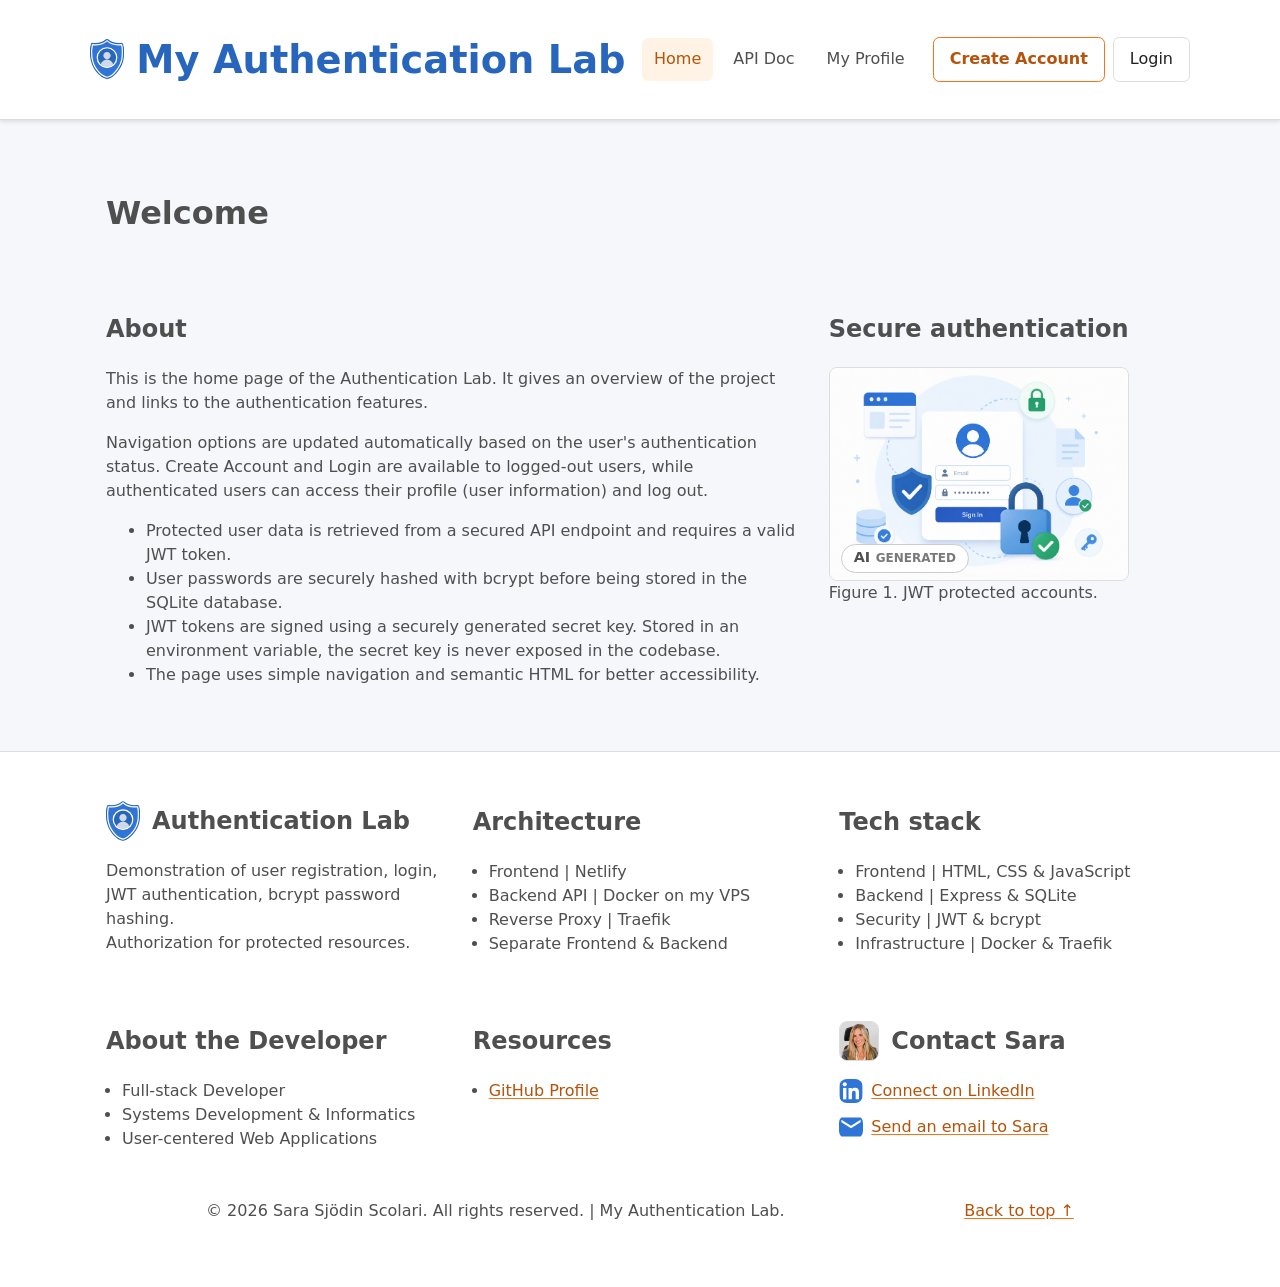
<file: index.html>
<!doctype html>
<html lang="en">
  <head>
    <meta charset="UTF-8" />
    <meta name="viewport" content="width=device-width, initial-scale=1.0" />
    <title>Home | My Authentication Lab</title>
    <link rel="icon" type="image/x-icon" href="favicon.ico" />
    <link rel="stylesheet" href="assets/styles/styles.css" />
  </head>
  <body id="top">
    <a class="skip-link" href="#main-content">Skip to main content</a>
    <header class="site-header navbar">
      <div class="container">
        <div class="logo-container">
          <a href="index.html" class="brand-link" aria-label="Go to homepage">
            <img src="assets/images/logo.svg" alt="" class="logo" height="40" />
            <span class="site-name">
              <span class="site-name-mobile">My Auth. Lab</span>
              <span class="site-name-desktop">My Authentication Lab</span>
            </span>
          </a>
        </div>
        <nav class="site-nav">
          <button
            class="hamburger"
            aria-label="Open menu"
            aria-expanded="false"
            aria-controls="nav-menu"
          >
            ☰
          </button>
          <div class="nav-menu" id="nav-menu">
            <ul class="nav-links">
              <li>
                <a href="index.html" aria-current="page">Home</a>
              </li>
              <li>
                <a href="api-documentation.html">API Doc</a>
              </li>
              <!-- Menu link to protected page -->
              <li>
                <a href="profile.html">My Profile</a>
              </li>
            </ul>
            <div class="auth-links">
              <!-- Create account -->
              <a
                href="create-account.html"
                id="register-link"
                class="action-button action-button--emphasis"
              >
                Create Account
              </a>

              <!-- Login/logout -->
              <a href="login.html" id="login-link" class="action-button">
                Login
              </a>

              <button id="logout-btn" type="button" class="action-button">
                Logout
              </button>
            </div>
          </div>
        </nav>
      </div>
    </header>
    <main class="site-main" id="main-content" tabindex="-1">
      <div class="container content-layout">
        <h1>Welcome</h1>
        <section>
          <h2>About</h2>
          <p>
            This is the home page of the Authentication Lab. It gives an
            overview of the project and links to the authentication features.
          </p>
          <p>
            Navigation options are updated automatically based on the user's
            authentication status. Create Account and Login are available to
            logged-out users, while authenticated users can access their profile
            (user information) and log out.
          </p>
          <ul>
            <li>
              Protected user data is retrieved from a secured API endpoint and
              requires a valid JWT token.
            </li>
            <li>
              User passwords are securely hashed with bcrypt before being stored
              in the SQLite database.
            </li>
            <li>
              JWT tokens are signed using a securely generated secret key.
              Stored in an environment variable, the secret key is never exposed
              in the codebase.
            </li>
            <li>
              The page uses simple navigation and semantic HTML for better
              accessibility.
            </li>
          </ul>
        </section>

        <section>
          <h2>Secure authentication</h2>

          <figure>
            <img
              src="assets/images/authentication-authorization.png"
              alt="Illustration of secure user authentication and access control"
              class="illustration"
              height="214"
              width="300"
            />

            <div class="ai-badge">
              <span class="ai">AI</span><span class="generated">GENERATED</span>
            </div>

            <figcaption>Figure 1. JWT protected accounts.</figcaption>
          </figure>
        </section>
      </div>
    </main>
    <footer class="site-footer">
      <div class="container footer-grid">
        <div class="footer-cell">
          <div class="footer-heading">
            <a href="index.html" class="brand-link" aria-label="Go to homepage">
              <img
                src="assets/images/logo.svg"
                alt=""
                class="logo"
                height="40"
                width="34"
            /></a>
            <h2>Authentication Lab</h2>
          </div>
          <p class="footer-description">
            Demonstration of user registration, login, JWT authentication,
            bcrypt password hashing. <br />
            Authorization for protected resources.
          </p>
        </div>

        <div class="footer-cell">
          <h2>Architecture</h2>

          <ul>
            <li>Frontend | Netlify</li>
            <li>Backend API | Docker on my VPS</li>
            <li>Reverse Proxy | Traefik</li>
            <li>Separate Frontend & Backend</li>
          </ul>
        </div>

        <div class="footer-cell">
          <h2>Tech stack</h2>
          <ul>
            <li>Frontend | HTML, CSS & JavaScript</li>
            <li>Backend | Express & SQLite</li>
            <li>Security | JWT & bcrypt</li>
            <li>Infrastructure | Docker & Traefik</li>
          </ul>
        </div>

        <div class="footer-cell">
          <h2>About the Developer</h2>
          <ul>
            <li>Full-stack Developer</li>
            <li>Systems Development & Informatics</li>
            <li>User-centered Web Applications</li>
          </ul>
        </div>

        <div class="footer-cell">
          <h2>Resources</h2>
          <ul>
            <li>
              <a
                href="https://github.com/sarasjodin"
                target="_blank"
                rel="noopener noreferrer"
                >GitHub Profile</a
              >
            </li>
          </ul>
        </div>

        <div class="footer-cell">
          <div class="footer-heading">
            <img
              src="assets/images/sara.jpg"
              alt="Portrait of Sara Sjödin"
              class="foto"
              height="40"
              width="40"
              loading="lazy"
            />
            <h2>Contact Sara</h2>
          </div>
          <ul class="contact-links">
            <li class="social-icon linkedin">
              <a
                class="icon linkedin square icon-bw"
                href="https://it.linkedin.com/in/sjodinscolari"
                target="_blank"
                rel="noopener noreferrer"
                aria-label="Visit my LinkedIn page"
              >
                <img
                  src="assets/images/linkedin.svg"
                  alt=""
                  width="24"
                  height="24"
                  loading="lazy"
                  class="icon"
                />
                Connect on LinkedIn
              </a>
            </li>
            <li>
              <a
                href="mailto:sara@sarasjodin.com"
                target="_blank"
                rel="noopener noreferrer"
                ><img
                  src="assets/images/email.svg"
                  alt=""
                  width="24"
                  height="24"
                  loading="lazy"
                  class="icon"
                />
                Send an email to Sara</a
              >
            </li>
          </ul>
        </div>
      </div>
      <div class="footer-bottom">
        <div class="copyright">
          <p>
            © <span id="current-year"></span> Sara Sjödin Scolari. All rights
            reserved. | My Authentication Lab.
          </p>
        </div>
        <p class="back-to-top">
          <a href="#top">Back to top ↑</a>
        </p>
      </div>
    </footer>
    <!-- Main logic -->
    <script type="module" src="assets/js/main.js"></script>
  </body>
</html>
</file>
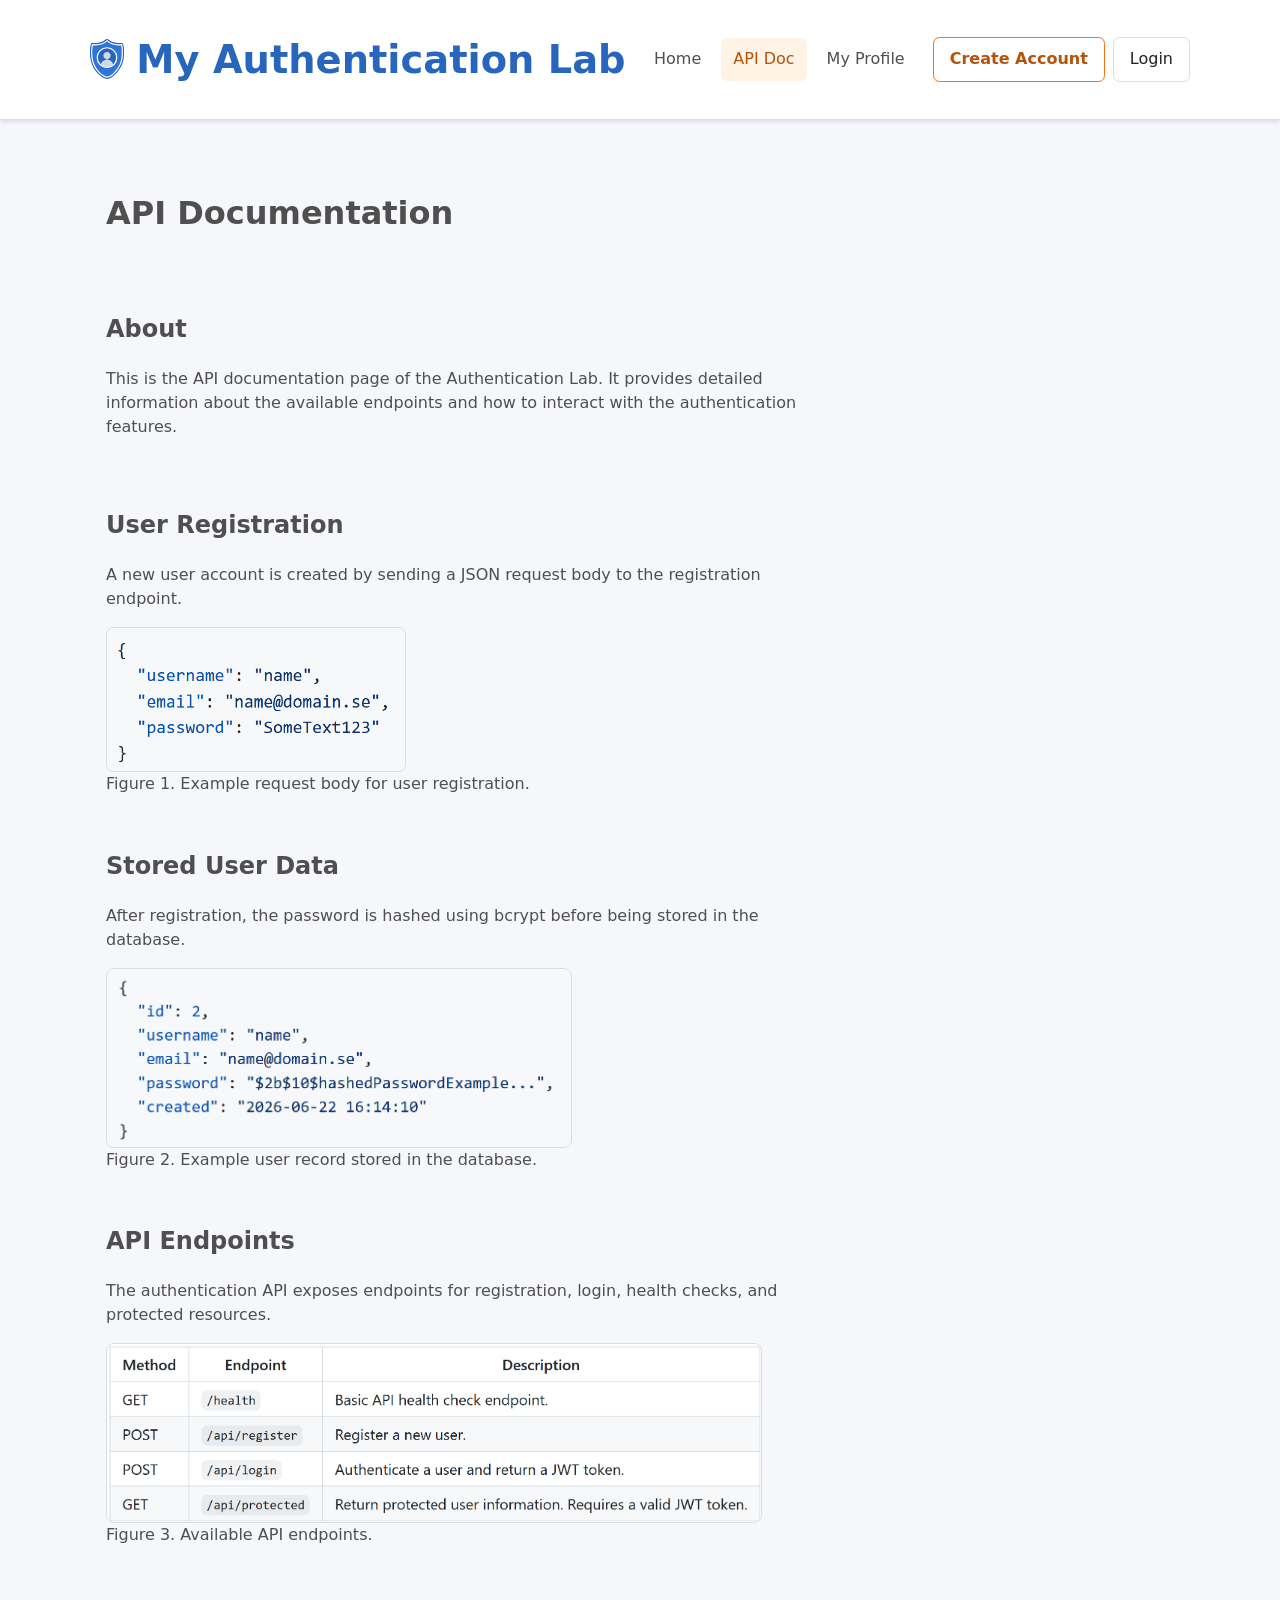
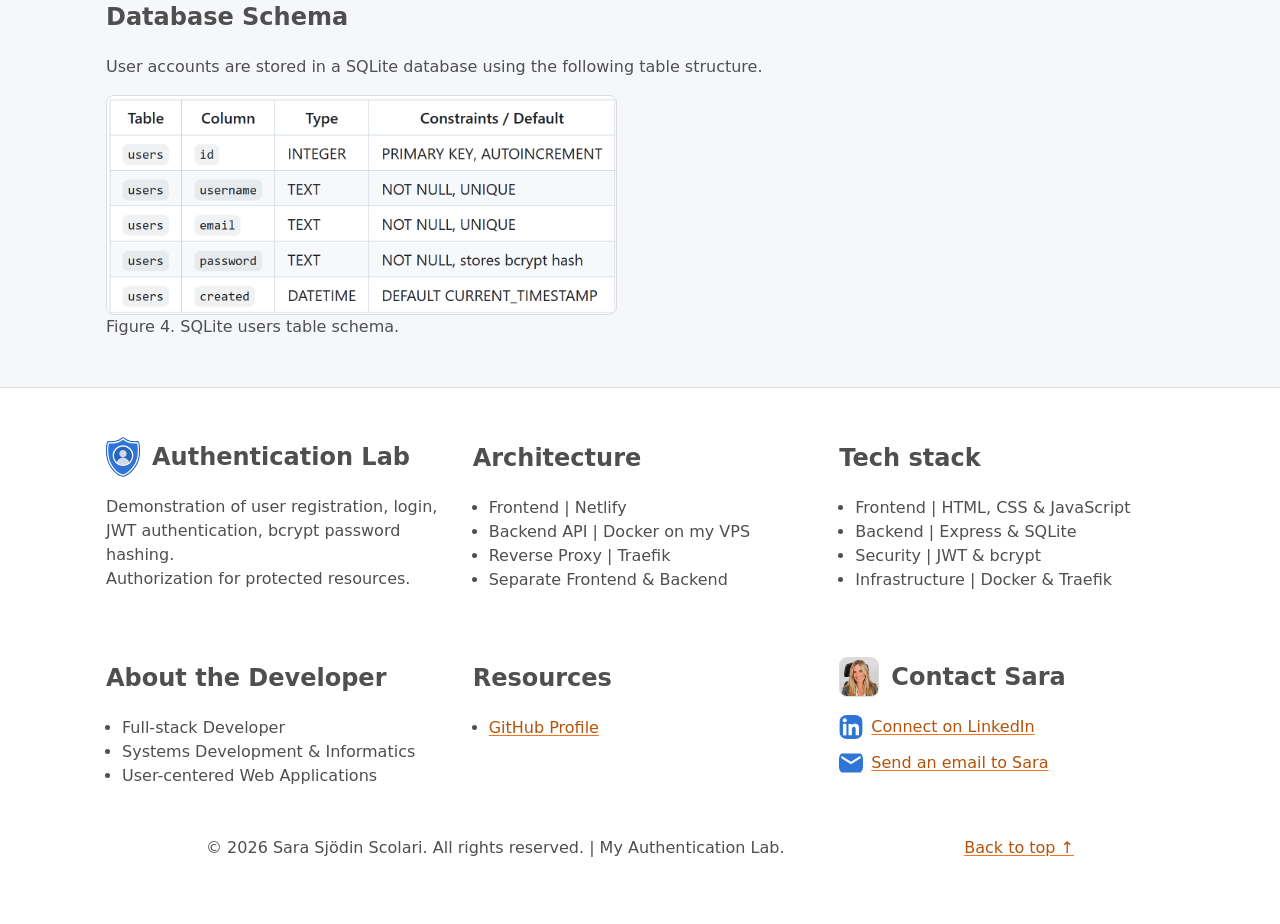
<file: api-documentation.html>
<!doctype html>
<html lang="en">
  <head>
    <meta charset="UTF-8" />
    <meta name="viewport" content="width=device-width, initial-scale=1.0" />
    <title>API documentation | My Authentication Lab</title>
    <link rel="icon" type="image/x-icon" href="favicon.ico" />
    <link rel="stylesheet" href="assets/styles/styles.css" />
  </head>
  <body id="top" class="apidoc-page">
    <a class="skip-link" href="#main-content">Skip to main content</a>
    <header class="site-header navbar">
      <div class="container">
        <div class="logo-container">
          <a href="index.html" class="brand-link" aria-label="Go to homepage">
            <img src="assets/images/logo.svg" alt="" class="logo" height="40" />
            <span class="site-name">
              <span class="site-name-mobile">My Auth. Lab</span>
              <span class="site-name-desktop">My Authentication Lab</span>
            </span>
          </a>
        </div>
        <nav class="site-nav">
          <button
            class="hamburger"
            aria-label="Open menu"
            aria-expanded="false"
            aria-controls="nav-menu"
          >
            ☰
          </button>
          <div class="nav-menu" id="nav-menu">
            <ul class="nav-links">
              <li>
                <a href="index.html">Home</a>
              </li>
              <li>
                <a href="api-documentation.html" aria-current="page">API Doc</a>
              </li>
              <!-- Menu link to protected page -->
              <li><a href="profile.html">My Profile</a></li>
            </ul>
            <div class="auth-links">
              <!-- Create account -->
              <a
                href="create-account.html"
                id="register-link"
                class="action-button action-button--emphasis"
              >
                Create Account
              </a>

              <!-- Login/logout -->
              <a href="login.html" id="login-link" class="action-button">
                Login
              </a>

              <button id="logout-btn" type="button" class="action-button">
                Logout
              </button>
            </div>
          </div>
        </nav>
      </div>
    </header>
    <main class="site-main" id="main-content" tabindex="-1">
      <div class="container content-layout">
        <h1>API Documentation</h1>
        <section>
          <h2>About</h2>
          <p>
            This is the API documentation page of the Authentication Lab. It
            provides detailed information about the available endpoints and how
            to interact with the authentication features.
          </p>
        </section>

        <section aria-labelledby="registration-heading">
          <h2 id="registration-heading">User Registration</h2>

          <p>
            A new user account is created by sending a JSON request body to the
            registration endpoint.
          </p>

          <figure class="screenshot">
            <img
              src="assets/images/register-request-body.png"
              alt="Example JSON request body with username, email, and password."
              height="135"
              width="278"
            />
            <figcaption>
              Figure 1. Example request body for user registration.
            </figcaption>
          </figure>
        </section>

        <section aria-labelledby="database-record-heading">
          <h2 id="database-record-heading">Stored User Data</h2>

          <p>
            After registration, the password is hashed using bcrypt before being
            stored in the database.
          </p>

          <figure class="screenshot">
            <img
              src="assets/images/example-database-record.png"
              alt="Example database record containing a hashed password."
              height="180"
              width="466"
            />
            <figcaption>
              Figure 2. Example user record stored in the database.
            </figcaption>
          </figure>
        </section>

        <section aria-labelledby="endpoints-heading">
          <h2 id="endpoints-heading">API Endpoints</h2>

          <p>
            The authentication API exposes endpoints for registration, login,
            health checks, and protected resources.
          </p>

          <figure class="screenshot">
            <img
              src="assets/images/api-endpoints-table.png"
              alt="Table of API endpoints and descriptions."
              height="180"
              width="656"
            />
            <figcaption>Figure 3. Available API endpoints.</figcaption>
          </figure>
        </section>

        <section aria-labelledby="schema-heading">
          <h2 id="schema-heading">Database Schema</h2>

          <p>
            User accounts are stored in a SQLite database using the following
            table structure.
          </p>

          <figure class="screenshot">
            <img
              src="assets/images/users-table-schema.png"
              alt="SQLite users table schema."
              height="220"
              width="511"
            />
            <figcaption>Figure 4. SQLite users table schema.</figcaption>
          </figure>
        </section>
      </div>
    </main>
    <footer class="site-footer">
      <div class="container footer-grid">
        <div class="footer-cell">
          <div class="footer-heading">
            <a href="index.html" class="brand-link" aria-label="Go to homepage">
              <img
                src="assets/images/logo.svg"
                alt=""
                class="logo"
                height="40"
                width="34"
            /></a>
            <h2>Authentication Lab</h2>
          </div>
          <p class="footer-description">
            Demonstration of user registration, login, JWT authentication,
            bcrypt password hashing. <br />
            Authorization for protected resources.
          </p>
        </div>

        <div class="footer-cell">
          <h2>Architecture</h2>

          <ul>
            <li>Frontend | Netlify</li>
            <li>Backend API | Docker on my VPS</li>
            <li>Reverse Proxy | Traefik</li>
            <li>Separate Frontend & Backend</li>
          </ul>
        </div>

        <div class="footer-cell">
          <h2>Tech stack</h2>
          <ul>
            <li>Frontend | HTML, CSS & JavaScript</li>
            <li>Backend | Express & SQLite</li>
            <li>Security | JWT & bcrypt</li>
            <li>Infrastructure | Docker & Traefik</li>
          </ul>
        </div>

        <div class="footer-cell">
          <h2>About the Developer</h2>
          <ul>
            <li>Full-stack Developer</li>
            <li>Systems Development & Informatics</li>
            <li>User-centered Web Applications</li>
          </ul>
        </div>

        <div class="footer-cell">
          <h2>Resources</h2>
          <ul>
            <li>
              <a
                href="https://github.com/sarasjodin"
                target="_blank"
                rel="noopener noreferrer"
                >GitHub Profile</a
              >
            </li>
          </ul>
        </div>

        <div class="footer-cell">
          <div class="footer-heading">
            <img
              src="assets/images/sara.jpg"
              alt="Portrait of Sara Sjödin"
              class="foto"
              height="40"
              width="40"
              loading="lazy"
            />
            <h2>Contact Sara</h2>
          </div>
          <ul class="contact-links">
            <li class="social-icon linkedin">
              <a
                class="icon linkedin square icon-bw"
                href="https://it.linkedin.com/in/sjodinscolari"
                target="_blank"
                rel="noopener noreferrer"
                aria-label="Visit my LinkedIn page"
              >
                <img
                  src="assets/images/linkedin.svg"
                  alt=""
                  width="24"
                  height="24"
                  loading="lazy"
                  class="icon"
                />
                Connect on LinkedIn
              </a>
            </li>
            <li>
              <a
                href="mailto:sara@sarasjodin.com"
                target="_blank"
                rel="noopener noreferrer"
                ><img
                  src="assets/images/email.svg"
                  alt=""
                  width="24"
                  height="24"
                  loading="lazy"
                  class="icon"
                />
                Send an email to Sara</a
              >
            </li>
          </ul>
        </div>
      </div>
      <div class="footer-bottom">
        <div class="copyright">
          <p>
            © <span id="current-year"></span> Sara Sjödin Scolari. All rights
            reserved. | My Authentication Lab.
          </p>
        </div>
        <p class="back-to-top">
          <a href="#top">Back to top ↑</a>
        </p>
      </div>
    </footer>
    <!-- Main logic -->
    <script type="module" src="assets/js/main.js"></script>
  </body>
</html>
</file>
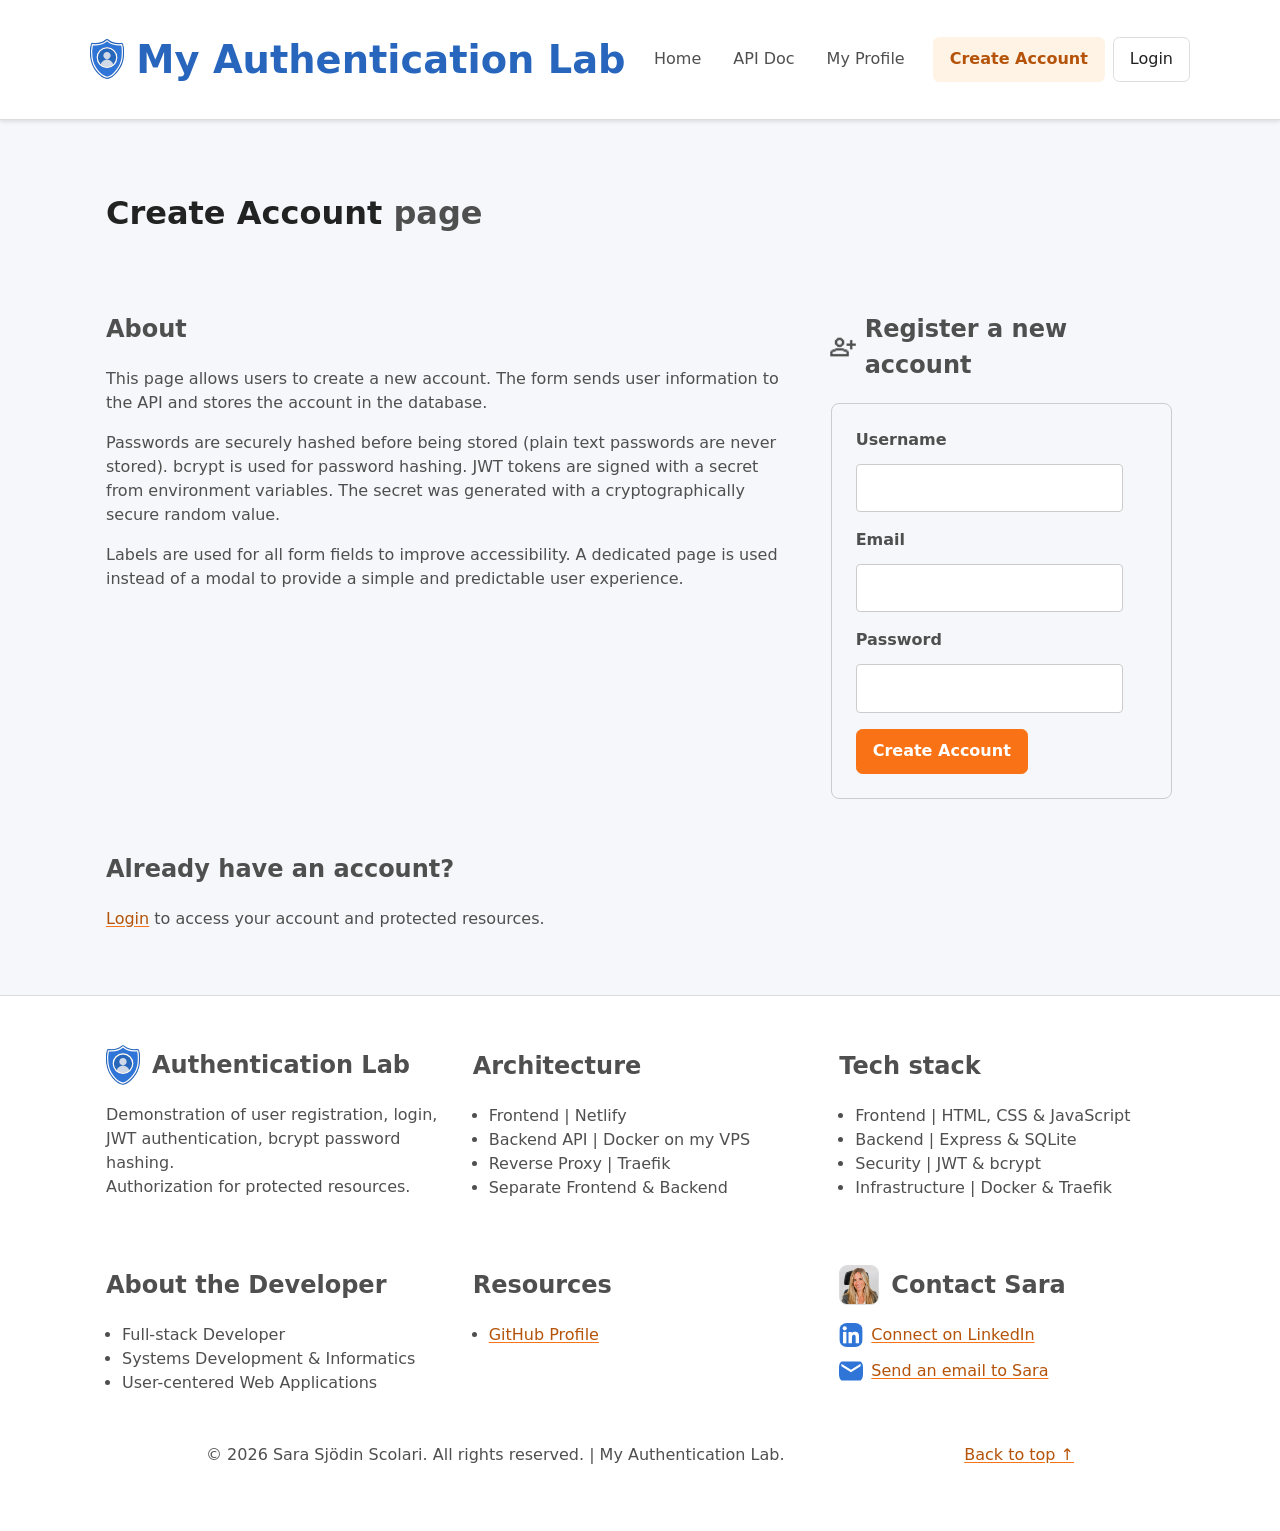
<file: create-account.html>
<!doctype html>
<html lang="en">
  <head>
    <meta charset="UTF-8" />
    <meta name="viewport" content="width=device-width, initial-scale=1.0" />
    <title>Create Account | My Authentication Lab</title>
    <link rel="icon" type="image/x-icon" href="favicon.ico" />
    <link rel="stylesheet" href="assets/styles/styles.css" />
  </head>
  <body id="top" class="create-account-page">
    <a class="skip-link" href="#main-content">Skip to main content</a>
    <header class="site-header navbar">
      <div class="container">
        <div class="logo-container">
          <a href="index.html" class="brand-link" aria-label="Go to homepage">
            <img src="assets/images/logo.svg" alt="" class="logo" height="40" />
            <span class="site-name">
              <span class="site-name-mobile">My Auth. Lab</span>
              <span class="site-name-desktop">My Authentication Lab</span>
            </span>
          </a>
        </div>
        <nav class="site-nav">
          <button
            class="hamburger"
            aria-label="Open menu"
            aria-expanded="false"
            aria-controls="nav-menu"
          >
            ☰
          </button>
          <div class="nav-menu" id="nav-menu">
            <ul class="nav-links">
              <li>
                <a href="index.html">Home</a>
              </li>
              <li><a href="api-documentation.html">API Doc</a></li>
              <!-- Menu link to protected page -->
              <li><a href="profile.html">My Profile</a></li>
            </ul>
            <div class="auth-links">
              <!-- Create account -->
              <a
                href="create-account.html"
                id="register-link"
                class="action-button action-button--emphasis"
                aria-current="page"
              >
                Create Account
              </a>

              <!-- Login/logout -->
              <a href="login.html" id="login-link" class="action-button">
                Login
              </a>

              <button id="logout-btn" type="button" class="action-button">
                Logout
              </button>
            </div>
          </div>
        </nav>
      </div>
    </header>

    <main class="site-main" id="main-content" tabindex="-1">
      <div class="container content-layout">
        <h1><span class="highlight">Create Account</span> page</h1>
        <section>
          <h2>About</h2>
          <p>
            This page allows users to create a new account. The form sends user
            information to the API and stores the account in the database.
          </p>
          <p>
            Passwords are securely hashed before being stored (plain text
            passwords are never stored). bcrypt is used for password hashing.
            JWT tokens are signed with a secret from environment variables. The
            secret was generated with a cryptographically secure random value.
          </p>
          <p>
            Labels are used for all form fields to improve accessibility. A
            dedicated page is used instead of a modal to provide a simple and
            predictable user experience.
          </p>
        </section>
        <section>
          <h2 class="form-heading">
            <img
              src="assets/images/person_add_24dp_4F4F4F.png"
              alt=""
              class="heading-icon"
            />Register a new account
          </h2>
          <form id="register-form">
            <fieldset>
              <legend class="visually-hidden">Create Account</legend>
              <div class="form-group">
                <label for="username">Username</label>
                <input
                  type="text"
                  id="username"
                  name="username"
                  autocomplete="username"
                  required
                />
              </div>

              <div class="form-group">
                <label for="email">Email</label>
                <input
                  type="email"
                  id="email"
                  name="email"
                  autocomplete="email"
                  required
                />
              </div>

              <div class="form-group">
                <label for="password">Password</label>
                <input
                  type="password"
                  id="password"
                  name="password"
                  autocomplete="new-password"
                  required
                />
              </div>

              <button
                class="action-button action-button--primary"
                type="submit"
              >
                Create Account
              </button>

              <p
                id="register-message"
                class="status-message"
                aria-live="polite"
              ></p>
            </fieldset>
          </form>
        </section>

        <section>
          <h2>Already have an account?</h2>
          <p>
            <a href="login.html">Login</a> to access your account and protected
            resources.
          </p>
        </section>
      </div>
    </main>
    <footer class="site-footer">
      <div class="container footer-grid">
        <div class="footer-cell">
          <div class="footer-heading">
            <a href="index.html" class="brand-link" aria-label="Go to homepage">
              <img
                src="assets/images/logo.svg"
                alt=""
                class="logo"
                height="40"
                width="34"
            /></a>
            <h2>Authentication Lab</h2>
          </div>
          <p class="footer-description">
            Demonstration of user registration, login, JWT authentication,
            bcrypt password hashing. <br />
            Authorization for protected resources.
          </p>
        </div>

        <div class="footer-cell">
          <h2>Architecture</h2>

          <ul>
            <li>Frontend | Netlify</li>
            <li>Backend API | Docker on my VPS</li>
            <li>Reverse Proxy | Traefik</li>
            <li>Separate Frontend & Backend</li>
          </ul>
        </div>

        <div class="footer-cell">
          <h2>Tech stack</h2>
          <ul>
            <li>Frontend | HTML, CSS & JavaScript</li>
            <li>Backend | Express & SQLite</li>
            <li>Security | JWT & bcrypt</li>
            <li>Infrastructure | Docker & Traefik</li>
          </ul>
        </div>

        <div class="footer-cell">
          <h2>About the Developer</h2>
          <ul>
            <li>Full-stack Developer</li>
            <li>Systems Development & Informatics</li>
            <li>User-centered Web Applications</li>
          </ul>
        </div>

        <div class="footer-cell">
          <h2>Resources</h2>
          <ul>
            <li>
              <a
                href="https://github.com/sarasjodin"
                target="_blank"
                rel="noopener noreferrer"
                >GitHub Profile</a
              >
            </li>
          </ul>
        </div>

        <div class="footer-cell">
          <div class="footer-heading">
            <img
              src="assets/images/sara.jpg"
              alt="Portrait of Sara Sjödin"
              class="foto"
              height="40"
              width="40"
              loading="lazy"
            />
            <h2>Contact Sara</h2>
          </div>
          <ul class="contact-links">
            <li class="social-icon linkedin">
              <a
                class="icon linkedin square icon-bw"
                href="https://it.linkedin.com/in/sjodinscolari"
                target="_blank"
                rel="noopener noreferrer"
                aria-label="Visit my LinkedIn page"
              >
                <img
                  src="assets/images/linkedin.svg"
                  alt=""
                  width="24"
                  height="24"
                  loading="lazy"
                  class="icon"
                />
                Connect on LinkedIn
              </a>
            </li>
            <li>
              <a
                href="mailto:sara@sarasjodin.com"
                target="_blank"
                rel="noopener noreferrer"
                ><img
                  src="assets/images/email.svg"
                  alt=""
                  width="24"
                  height="24"
                  loading="lazy"
                  class="icon"
                />
                Send an email to Sara</a
              >
            </li>
          </ul>
        </div>
      </div>
      <div class="footer-bottom">
        <div class="copyright">
          <p>
            © <span id="current-year"></span> Sara Sjödin Scolari. All rights
            reserved. | My Authentication Lab.
          </p>
        </div>
        <p class="back-to-top">
          <a href="#top">Back to top ↑</a>
        </p>
      </div>
    </footer>
    <!-- Main logic -->
    <script type="module" src="assets/js/main.js"></script>
    <script type="module" src="assets/js/register.js"></script>
  </body>
</html>
</file>
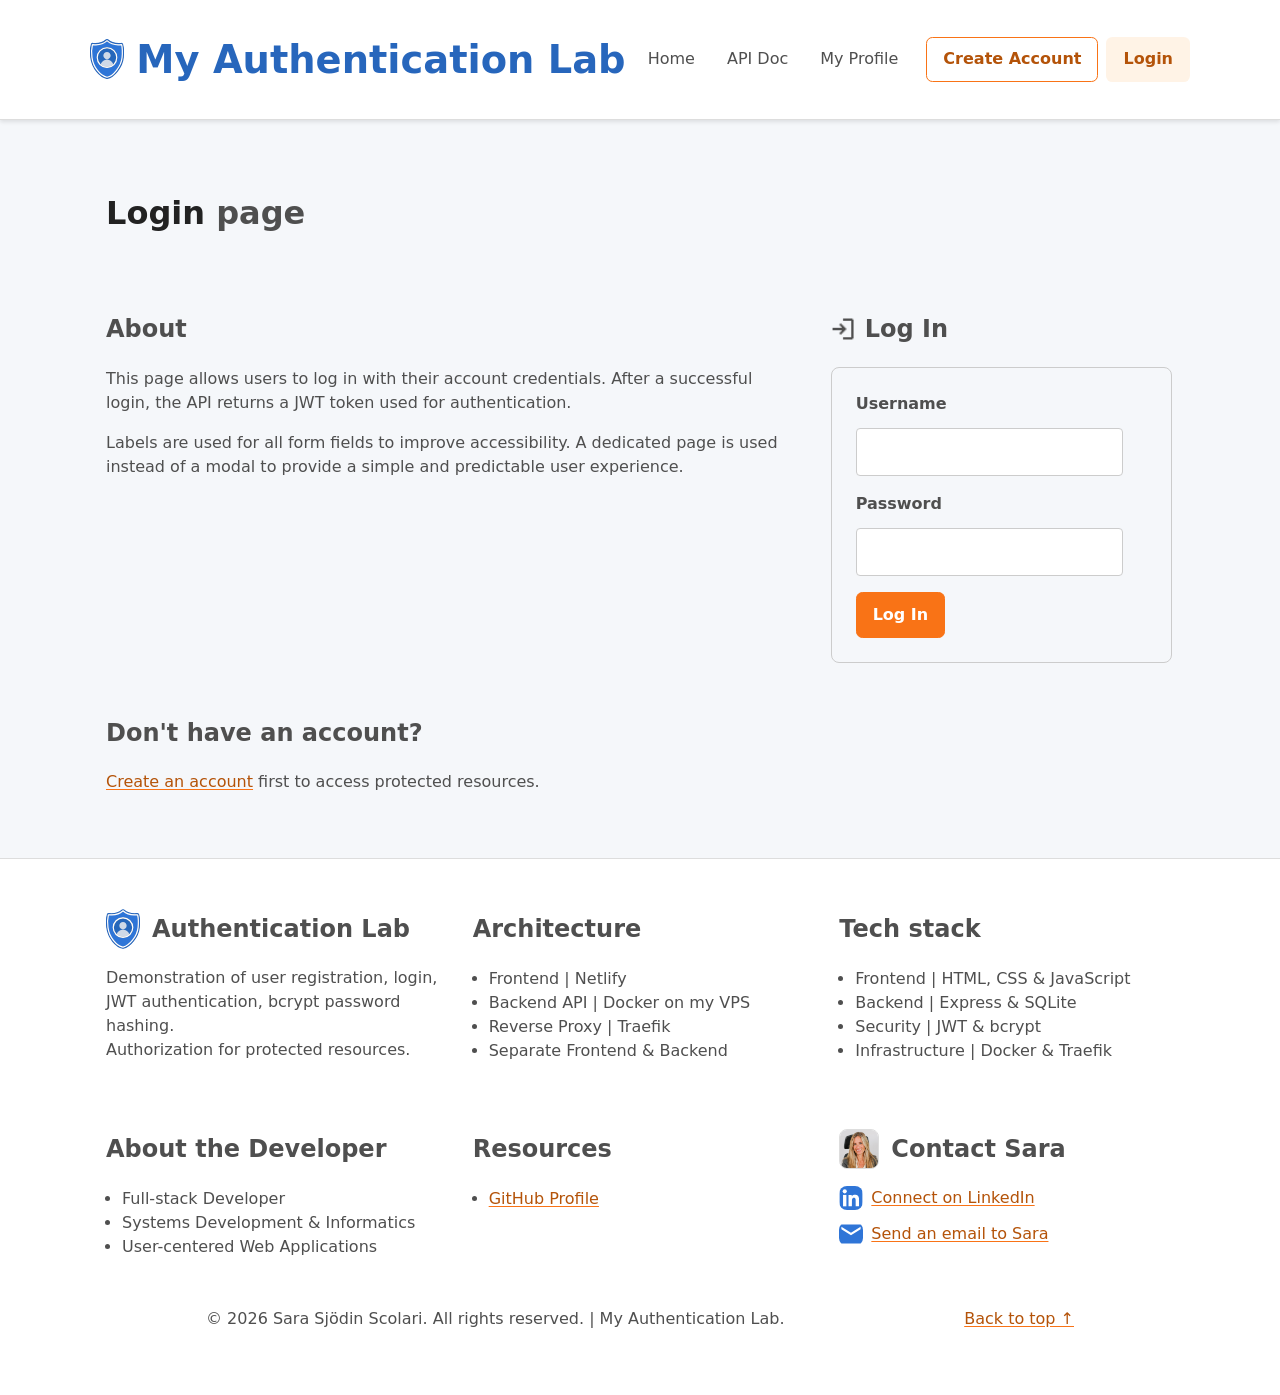
<file: login.html>
<!doctype html>
<html lang="en">
  <head>
    <meta charset="UTF-8" />
    <meta name="viewport" content="width=device-width, initial-scale=1.0" />
    <title>Login | My Authentication Lab</title>
    <link rel="icon" type="image/x-icon" href="favicon.ico" />
    <link rel="stylesheet" href="assets/styles/styles.css" />
  </head>
  <body id="top" class="login-page">
    <a class="skip-link" href="#main-content">Skip to main content</a>
    <header class="site-header navbar">
      <div class="container">
        <div class="logo-container">
          <a href="index.html" class="brand-link" aria-label="Go to homepage">
            <img src="assets/images/logo.svg" alt="" class="logo" height="40" />
            <span class="site-name">
              <span class="site-name-mobile">My Auth. Lab</span>
              <span class="site-name-desktop">My Authentication Lab</span>
            </span>
          </a>
        </div>
        <nav class="site-nav">
          <button
            class="hamburger"
            aria-label="Open menu"
            aria-expanded="false"
            aria-controls="nav-menu"
          >
            ☰
          </button>
          <div class="nav-menu" id="nav-menu">
            <ul class="nav-links">
              <li>
                <a href="index.html">Home</a>
              </li>
              <li><a href="api-documentation.html">API Doc</a></li>
              <!-- Menu link to protected page -->
              <li><a href="profile.html">My Profile</a></li>
            </ul>
            <div class="auth-links">
              <!-- Create account -->
              <a
                href="create-account.html"
                id="register-link"
                class="action-button action-button--emphasis"
              >
                Create Account
              </a>

              <!-- Login/logout -->
              <a
                href="login.html"
                id="login-link"
                class="action-button"
                aria-current="page"
              >
                Login
              </a>

              <button id="logout-btn" type="button" class="action-button">
                Logout
              </button>
            </div>
          </div>
        </nav>
      </div>
    </header>
    <main class="site-main" id="main-content" tabindex="-1">
      <div class="container content-layout">
        <h1><span class="highlight">Login</span> page</h1>
        <section>
          <h2>About</h2>
          <p>
            This page allows users to log in with their account credentials.
            After a successful login, the API returns a JWT token used for
            authentication.
          </p>
          <p>
            Labels are used for all form fields to improve accessibility. A
            dedicated page is used instead of a modal to provide a simple and
            predictable user experience.
          </p>
        </section>
        <section>
          <h2 class="form-heading">
            <img
              src="assets/images/login_24dp_4F4F4F.png"
              alt=""
              class="heading-icon"
            />Log In
          </h2>
          <form id="login-form">
            <fieldset>
              <legend class="visually-hidden">Login Details</legend>
              <div class="form-group">
                <label for="username">Username</label>
                <input
                  type="text"
                  id="username"
                  name="username"
                  autocomplete="username"
                  required
                />
              </div>

              <div class="form-group">
                <label for="password">Password</label>
                <input
                  type="password"
                  id="password"
                  name="password"
                  autocomplete="current-password"
                  required
                />
              </div>

              <button
                class="action-button action-button--primary"
                type="submit"
              >
                Log In
              </button>

              <p
                id="login-message"
                class="status-message"
                aria-live="polite"
              ></p>
            </fieldset>
          </form>
        </section>

        <section>
          <h2>Don't have an account?</h2>
          <p>
            <a href="create-account.html">Create an account</a>
            first to access protected resources.
          </p>
        </section>
      </div>
    </main>
    <footer class="site-footer">
      <div class="container footer-grid">
        <div class="footer-cell">
          <div class="footer-heading">
            <a href="index.html" class="brand-link" aria-label="Go to homepage">
              <img
                src="assets/images/logo.svg"
                alt=""
                class="logo"
                height="40"
                width="34"
            /></a>
            <h2>Authentication Lab</h2>
          </div>
          <p class="footer-description">
            Demonstration of user registration, login, JWT authentication,
            bcrypt password hashing. <br />
            Authorization for protected resources.
          </p>
        </div>

        <div class="footer-cell">
          <h2>Architecture</h2>

          <ul>
            <li>Frontend | Netlify</li>
            <li>Backend API | Docker on my VPS</li>
            <li>Reverse Proxy | Traefik</li>
            <li>Separate Frontend & Backend</li>
          </ul>
        </div>

        <div class="footer-cell">
          <h2>Tech stack</h2>
          <ul>
            <li>Frontend | HTML, CSS & JavaScript</li>
            <li>Backend | Express & SQLite</li>
            <li>Security | JWT & bcrypt</li>
            <li>Infrastructure | Docker & Traefik</li>
          </ul>
        </div>

        <div class="footer-cell">
          <h2>About the Developer</h2>
          <ul>
            <li>Full-stack Developer</li>
            <li>Systems Development & Informatics</li>
            <li>User-centered Web Applications</li>
          </ul>
        </div>

        <div class="footer-cell">
          <h2>Resources</h2>
          <ul>
            <li>
              <a
                href="https://github.com/sarasjodin"
                target="_blank"
                rel="noopener noreferrer"
                >GitHub Profile</a
              >
            </li>
          </ul>
        </div>

        <div class="footer-cell">
          <div class="footer-heading">
            <img
              src="assets/images/sara.jpg"
              alt="Portrait of Sara Sjödin"
              class="foto"
              height="40"
              width="40"
              loading="lazy"
            />
            <h2>Contact Sara</h2>
          </div>
          <ul class="contact-links">
            <li class="social-icon linkedin">
              <a
                class="icon linkedin square icon-bw"
                href="https://it.linkedin.com/in/sjodinscolari"
                target="_blank"
                rel="noopener noreferrer"
                aria-label="Visit my LinkedIn page"
              >
                <img
                  src="assets/images/linkedin.svg"
                  alt=""
                  width="24"
                  height="24"
                  loading="lazy"
                  class="icon"
                />
                Connect on LinkedIn
              </a>
            </li>
            <li>
              <a
                href="mailto:sara@sarasjodin.com"
                target="_blank"
                rel="noopener noreferrer"
                ><img
                  src="assets/images/email.svg"
                  alt=""
                  width="24"
                  height="24"
                  loading="lazy"
                  class="icon"
                />
                Send an email to Sara</a
              >
            </li>
          </ul>
        </div>
      </div>
      <div class="footer-bottom">
        <div class="copyright">
          <p>
            © <span id="current-year"></span> Sara Sjödin Scolari. All rights
            reserved. | My Authentication Lab.
          </p>
        </div>
        <p class="back-to-top">
          <a href="#top">Back to top ↑</a>
        </p>
      </div>
    </footer>
    <!-- Main logic -->
    <script type="module" src="assets/js/main.js"></script>
    <script type="module" src="assets/js/login.js"></script>
  </body>
</html>
</file>
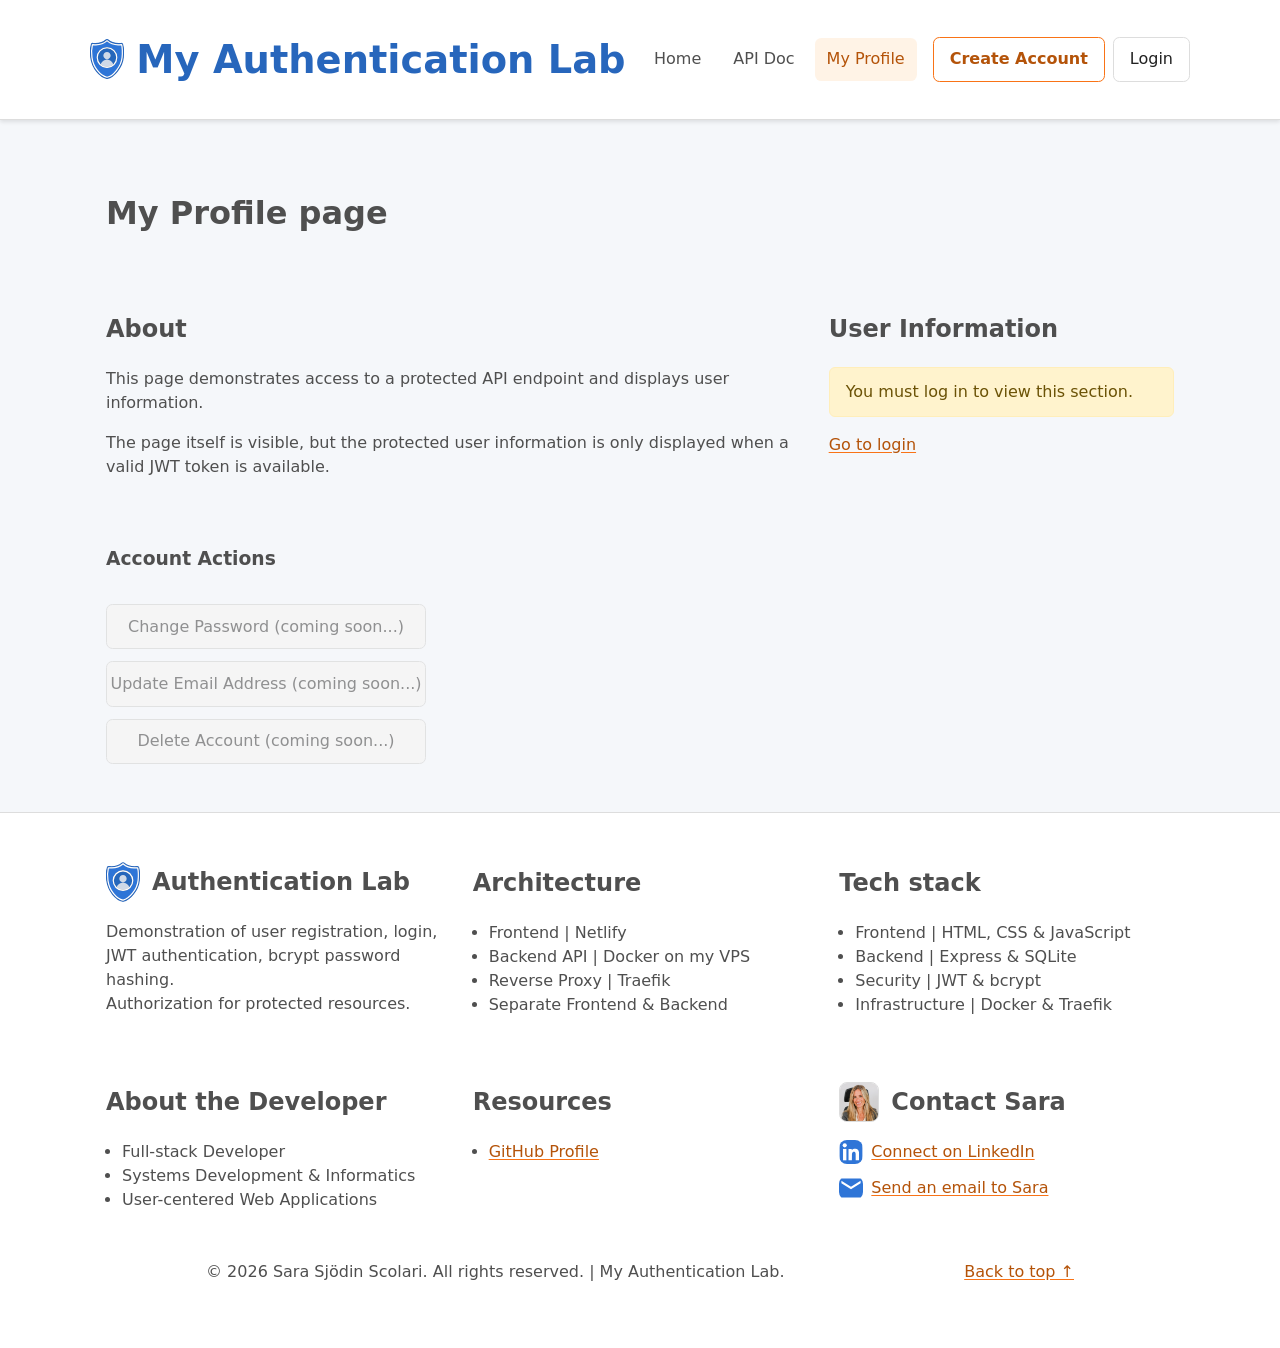
<file: profile.html>
<!doctype html>
<html lang="en">
  <head>
    <meta charset="UTF-8" />
    <meta name="viewport" content="width=device-width, initial-scale=1.0" />
    <title>Profile | My Authentication Lab</title>
    <link rel="icon" type="image/x-icon" href="favicon.ico" />
    <link rel="stylesheet" href="assets/styles/styles.css" />
  </head>
  <body id="top" class="profile-page">
    <a class="skip-link" href="#main-content">Skip to main content</a>
    <header class="site-header navbar">
      <div class="container">
        <div class="logo-container">
          <a href="index.html" class="brand-link" aria-label="Go to homepage">
            <img src="assets/images/logo.svg" alt="" class="logo" height="40" />
            <span class="site-name">
              <span class="site-name-mobile">My Auth. Lab</span>
              <span class="site-name-desktop">My Authentication Lab</span>
            </span>
          </a>
        </div>
        <nav class="site-nav">
          <button
            class="hamburger"
            aria-label="Open menu"
            aria-expanded="false"
            aria-controls="nav-menu"
          >
            ☰
          </button>
          <div class="nav-menu" id="nav-menu">
            <ul class="nav-links">
              <li>
                <a href="index.html">Home</a>
              </li>
              <li>
                <a href="api-documentation.html">API Doc</a>
              </li>
              <!-- Menu link to protected page -->
              <li><a href="profile.html" aria-current="page">My Profile</a></li>
            </ul>
            <div class="auth-links">
              <!-- Create account -->
              <a
                href="create-account.html"
                id="register-link"
                class="action-button action-button--emphasis"
              >
                Create Account
              </a>

              <!-- Login/logout -->
              <a href="login.html" id="login-link" class="action-button">
                Login
              </a>

              <button id="logout-btn" type="button" class="action-button">
                Logout
              </button>
            </div>
          </div>
        </nav>
      </div>
    </header>
    <main class="site-main" id="main-content" tabindex="-1">
      <div class="container content-layout">
        <h1>My Profile page</h1>
        <section>
          <h2>About</h2>
          <p>
            This page demonstrates access to a protected API endpoint and
            displays user information.
          </p>
          <p>
            The page itself is visible, but the protected user information is
            only displayed when a valid JWT token is available.
          </p>
        </section>
        <section class="profile-card">
          <h2>User Information</h2>
          <p
            id="profile-message"
            class="message status-message"
            aria-live="polite"
          ></p>
          <div id="profile-data">
            <p><i>Loading protected user data...</i></p>
          </div>
        </section>
        <section class="profile-actions">
          <h3>Account Actions</h3>

          <button type="button" class="action-button" disabled>
            Change Password (coming soon...)
          </button>

          <button type="button" class="action-button" disabled>
            Update Email Address (coming soon...)
          </button>

          <button type="button" class="action-button" disabled>
            Delete Account (coming soon...)
          </button>
        </section>
      </div>
    </main>
    <footer class="site-footer">
      <div class="container footer-grid">
        <div class="footer-cell">
          <div class="footer-heading">
            <a href="index.html" class="brand-link" aria-label="Go to homepage">
              <img
                src="assets/images/logo.svg"
                alt=""
                class="logo"
                height="40"
                width="34"
            /></a>
            <h2>Authentication Lab</h2>
          </div>
          <p class="footer-description">
            Demonstration of user registration, login, JWT authentication,
            bcrypt password hashing. <br />
            Authorization for protected resources.
          </p>
        </div>

        <div class="footer-cell">
          <h2>Architecture</h2>

          <ul>
            <li>Frontend | Netlify</li>
            <li>Backend API | Docker on my VPS</li>
            <li>Reverse Proxy | Traefik</li>
            <li>Separate Frontend & Backend</li>
          </ul>
        </div>

        <div class="footer-cell">
          <h2>Tech stack</h2>
          <ul>
            <li>Frontend | HTML, CSS & JavaScript</li>
            <li>Backend | Express & SQLite</li>
            <li>Security | JWT & bcrypt</li>
            <li>Infrastructure | Docker & Traefik</li>
          </ul>
        </div>

        <div class="footer-cell">
          <h2>About the Developer</h2>
          <ul>
            <li>Full-stack Developer</li>
            <li>Systems Development & Informatics</li>
            <li>User-centered Web Applications</li>
          </ul>
        </div>

        <div class="footer-cell">
          <h2>Resources</h2>
          <ul>
            <li>
              <a
                href="https://github.com/sarasjodin"
                target="_blank"
                rel="noopener noreferrer"
                >GitHub Profile</a
              >
            </li>
          </ul>
        </div>

        <div class="footer-cell">
          <div class="footer-heading">
            <img
              src="assets/images/sara.jpg"
              alt="Portrait of Sara Sjödin"
              class="foto"
              height="40"
              width="40"
              loading="lazy"
            />
            <h2>Contact Sara</h2>
          </div>
          <ul class="contact-links">
            <li class="social-icon linkedin">
              <a
                class="icon linkedin square icon-bw"
                href="https://it.linkedin.com/in/sjodinscolari"
                target="_blank"
                rel="noopener noreferrer"
                aria-label="Visit my LinkedIn page"
              >
                <img
                  src="assets/images/linkedin.svg"
                  alt=""
                  width="24"
                  height="24"
                  loading="lazy"
                  class="icon"
                />
                Connect on LinkedIn
              </a>
            </li>
            <li>
              <a
                href="mailto:sara@sarasjodin.com"
                target="_blank"
                rel="noopener noreferrer"
                ><img
                  src="assets/images/email.svg"
                  alt=""
                  width="24"
                  height="24"
                  loading="lazy"
                  class="icon"
                />
                Send an email to Sara</a
              >
            </li>
          </ul>
        </div>
      </div>
      <div class="footer-bottom">
        <div class="copyright">
          <p>
            © <span id="current-year"></span> Sara Sjödin Scolari. All rights
            reserved. | My Authentication Lab.
          </p>
        </div>
        <p class="back-to-top">
          <a href="#top">Back to top ↑</a>
        </p>
      </div>
    </footer>
    <!-- Main logic -->
    <script type="module" src="assets/js/main.js"></script>
    <script type="module" src="assets/js/profile.js"></script>
  </body>
</html>
</file>
<file: assets/styles/styles.css>
/* Reset / base */
* {
  box-sizing: border-box;
}

:root {
  --accent: #f97316;
  --accent-light: #fff3e6;
  --accent-dark: #b45309;
}

body {
  margin: 0;
  font-family: system-ui, sans-serif;
  line-height: 1.5;
  background: #f5f7fa;
  color: #4f4f4f;
}

img {
  max-width: 100%;
  border-radius: 8px;
  border: 1px solid #ddd;
}

figure {
  position: relative;
  margin: 0;
}

img.illustration {
  width: 300px;
  height: 214px;
  display: block;
}

.ai-badge {
  position: absolute;
  left: 0.75rem;
  bottom: 2rem;
  display: inline-flex;
  align-items: baseline;
  gap: 0.35rem;
  padding: 0.1rem 0.75rem 0.2rem;
  border: 1px solid #ccc;
  border-radius: 999px;
  background: rgba(255, 255, 255, 0.95);
  z-index: 1;
}

.ai {
  font-size: 0.9rem;
  font-weight: 700;
  color: #515151;
}

.generated {
  font-size: 0.75rem;
  font-weight: 700;
  color: #797979;
}

.screenshot img {
  display: block;
  max-width: 100%;
  min-width: 300px;
  height: auto;
}

.icon,
.form-heading .heading-icon,
.logo {
  display: block;
  border: none;
}

.site-nav {
  position: relative;
  margin-left: auto;
}

.brand-link {
  display: flex;
  align-items: center;
  gap: 0.75rem;
  text-decoration: none;
  color: #2766bc;
}

.contact-links > ul {
  padding: 0;
}

.contact-links {
  list-style: none;
  padding: 0;
  margin: 0;
}

.contact-links a {
  display: flex;
  align-items: center;
  gap: 0.5rem;
}

.contact-links li + li {
  margin-top: 0.75rem;
}

.footer-description {
  margin: 0;
}

button,
input {
  font: inherit;
}

.visually-hidden {
  position: absolute;
  width: 1px;
  height: 1px;
  padding: 0;
  margin: -1px;
  overflow: hidden;
  clip-path: inset(50%);
  white-space: nowrap;
  border: 0;
}

.site-header,
.site-footer {
  width: 100%;
}

.site-header {
  background: white;
  border-bottom: 1px solid #ddd;
  position: sticky;
  top: 0;
  z-index: 1000;
  box-shadow: 0 2px 4px rgb(0 0 0 / 10%);
}

.site-main {
  padding-block: 3rem;
}

.site-footer {
  background: white;
  padding-block: 2rem;
  border-top: 1px solid #ddd;
}

.footer-grid {
  display: grid;
  gap: 2rem;
  grid-template-columns: 1fr;
}

.footer-bottom {
  max-width: 900px;
  margin-inline: auto;
  padding: 1rem;
  display: flex;
  flex-direction: column;
  align-items: flex-start;
  gap: 1rem;
}

.footer-cell {
  border-radius: 0.5rem;
}

.footer-cell ul:not(.contact-links) {
  padding-left: 1rem;
}

.footer-heading {
  display: flex;
  align-items: center;
  gap: 0.75rem;
  min-height: 75px;
}

.footer-heading h2 {
  margin: 0;
}
.back-to-top {
  margin-top: 1rem;
  align-self: flex-end;
}

.container {
  width: min(100% - 2rem, 1100px);
  margin-inline: auto;
  padding-inline: 1rem;
}

header .container {
  align-items: center;
  display: flex;
  padding-inline: 0;
}

header {
  color: #fff;
  padding: 1rem;
  display: flex;
  align-items: center;
}

.logo-container {
  display: flex;
  align-items: center;
}

.site-name {
  font-size: clamp(1.25rem, 4vw, 2rem);
  font-weight: bold;
  white-space: nowrap;
}

.site-name-mobile {
  display: inline;
}

.site-name-desktop {
  display: none;
}

.nav-menu {
  display: none;
}

.nav-menu.is-open {
  position: absolute;
  top: calc(100% + 0.75rem);
  right: 0;
  z-index: 1000;

  display: grid;
  gap: 1rem;

  min-width: 260px;
  padding: 1rem;

  background: white;
  border: 1px solid #ddd;
  border-radius: 0.75rem;
  box-shadow: 0 8px 24px rgb(0 0 0 / 15%);
}

.nav-links {
  list-style: none;
  padding: 0;
  margin: 0;
}

.nav-links,
.auth-links {
  display: grid;
  gap: 0.5rem;
}

.action-button {
  display: inline-flex;
  justify-content: center;
  align-items: center;

  padding: 0.6rem 1rem;
  border: 1px solid #ddd;
  border-radius: 0.4rem;

  background: white;
  color: #222;

  text-decoration: none;
  font: inherit;
  cursor: pointer;
  white-space: nowrap;

  transition:
    background-color 0.2s ease,
    border-color 0.2s ease;
}

.action-button:hover {
  border-color: var(--accent);
  background: var(--accent-light);
}

.action-button--primary {
  background: var(--accent);
  border-color: var(--accent);
  color: white;
  font-weight: 600;
}

.action-button--primary:hover {
  background: var(--accent-dark);
  border-color: var(--accent-dark);
}

.action-button:disabled {
  background: #f5f5f5;
  color: #777;
  border-color: #ddd;
  cursor: not-allowed;
  opacity: 0.8;
}

.action-button:disabled:hover {
  background: #f5f5f5;
  color: #777;
  border-color: #ddd;
}

.profile-actions {
  display: flex;
  flex-direction: column;
  gap: 0.75rem;
}

.profile-actions .action-button {
  width: 100%;
  max-width: 20rem;
}

.auth-links {
  padding-top: 1rem;
  border-top: 1px solid #ddd;
}

.apidoc-page .content-layout > section {
  grid-column: 1;
}

.profile-page .home-link {
  display: inline-flex;
}

.profile-link,
#logout-btn {
  display: none;
}

.is-logged-in .profile-link,
.is-logged-in #logout-btn {
  display: inline-flex;
}

.is-logged-in #register-link,
.is-logged-in #login-link {
  display: none;
}

#register-link,
#login-link {
  display: inline-flex;
}

.hamburger {
  display: block;
  cursor: pointer;
}

.highlight {
  color: #222;
}

.content-layout {
  display: grid;
  gap: 2rem;
}

.content-layout > h1 {
  grid-column: 1 / -1;
}

form {
  max-width: 420px;
}

fieldset {
  max-width: 500px;
  padding: 1.5rem 3rem 1.5rem 1.5rem;
  border: 1px solid #ccc;
  border-radius: 8px;
}

.form-group {
  display: grid;
  gap: 0.4rem;
  margin-bottom: 1rem;
}

.form-heading {
  display: flex;
  align-items: center;
  gap: 0.5rem;
}

.heading-icon {
  width: 28px;
  height: 28px;
  flex-shrink: 0;
}

label {
  display: block;
  margin-bottom: 0.35rem;
  font-weight: 600;
}

input {
  width: 100%;
  padding: 0.7rem;
  border: 1px solid #ccc;
  border-radius: 4px;
  font: inherit;
}

.form-button {
  padding: 0.7rem 1rem;
  border: 0;
  border-radius: 4px;
  cursor: pointer;
  font: inherit;
}

.skip-link {
  position: absolute;
  left: -9999px;
}

/* States */

.skip-link:focus {
  left: 1rem;
  top: 1rem;
  z-index: 1000;

  padding: 0.75rem 1rem;
  background: white;
  border: 2px solid black;
}

.nav-links a {
  display: block;
  padding: 0.6rem 0.75rem;
  color: #4f4f4f;
  text-decoration: none;
  border-radius: 0.4rem;
  white-space: nowrap;
}

.nav-links a:hover,
.nav-links a[aria-current='page'] {
  background: var(--accent-light);
  color: var(--accent-dark);
}

/* Auth buttons in header/menu */
.auth-links .action-button {
  background: white;
  color: #222;
  border-color: #ddd;
}

/* Create Account subtle emphasis not primary */
.auth-links .action-button--emphasis {
  border-color: var(--accent);
  color: var(--accent-dark);
  font-weight: 600;
}

/* Hover only for non-active auth buttons */
.auth-links .action-button:not([aria-current='page']):hover,
#logout-btn:hover {
  background: var(--accent-light);
  border-color: var(--accent);
  color: var(--accent-dark);
}

/* Active auth page */
.auth-links .action-button[aria-current='page'] {
  background: var(--accent-light);
  color: var(--accent-dark);
  border-color: transparent;
  font-weight: 700;
}

/* No visual change when hovering active auth page */
.auth-links .action-button[aria-current='page']:hover {
  background: var(--accent-light);
  color: var(--accent-dark);
  border-color: transparent;
}

.site-main a,
.site-footer a {
  color: var(--accent-dark);
  text-decoration-color: var(--accent);
  text-underline-offset: 0.15em;
  transition: color 0.2s ease;
}

.site-main a:hover,
.site-footer a:hover {
  color: var(--accent);
}

#register-link,
#login-link {
  margin-left: 0;
}

.brand-link:hover,
.brand-link.active {
  color: #1d4d90;
}

/* Base styles for status messages */
.status-message {
  display: none;
  padding: 0.75rem 1rem;
  border-radius: 6px;
  margin-bottom: 1rem;
  font-size: 1rem;
}

.status-message:not(:empty) {
  display: block;
}

/* Variants after base rule */
.status-message.info {
  background-color: #e7f3ff;
  border: 1px solid #b6dcff;
}

.status-message.success {
  background-color: #d4edda;
  border: 1px solid #c3e6cb;
  color: #155724;
}

.status-message.error {
  background-color: #f8d7da;
  border: 1px solid #f5c6cb;
  color: #ae3d1b;
}

.status-message.warning {
  background: #fff3cd;
  border: 1px solid #ffeeba;
  color: #6b5206;
}

@media (min-width: 365px) {
  .site-name-mobile {
    display: none;
  }

  .site-name-desktop {
    display: inline;
  }

  .site-header .container {
    gap: 1rem;
  }
}

@media (min-width: 768px) {
  .site-header {
    min-height: 120px;
  }

  .footer-grid {
    display: grid;
    grid-template-columns: repeat(3, 1fr);
    align-items: start;
  }

  .footer-bottom {
    flex-direction: row;
    justify-content: space-between;
    align-items: center;
  }

  .site-main {
    padding-block: 3rem;
  }

  .site-main .container {
    display: grid;
    gap: 2rem;
    margin-inline: auto;
    padding-inline: 1rem;
  }
}

@media (min-width: 925px) {
  .hamburger {
    display: none;
  }

  .nav-menu {
    position: static;
    display: flex;
    align-items: center;
    gap: 1rem;

    min-width: auto;
    padding: 0;
    border: 0;
    box-shadow: none;
  }

  .nav-links,
  .auth-links {
    display: flex;
    align-items: center;
  }

  .auth-links {
    border-top: none;
    padding-top: 0;
    border-top: 0;
  }

  .site-name {
    font-size: clamp(1rem, 3vw, 2.5rem);
  }
}

@media (min-width: 1000px) {
  .content-layout {
    grid-template-columns: 2fr 1fr;
    align-items: start;
  }
}
</file>
